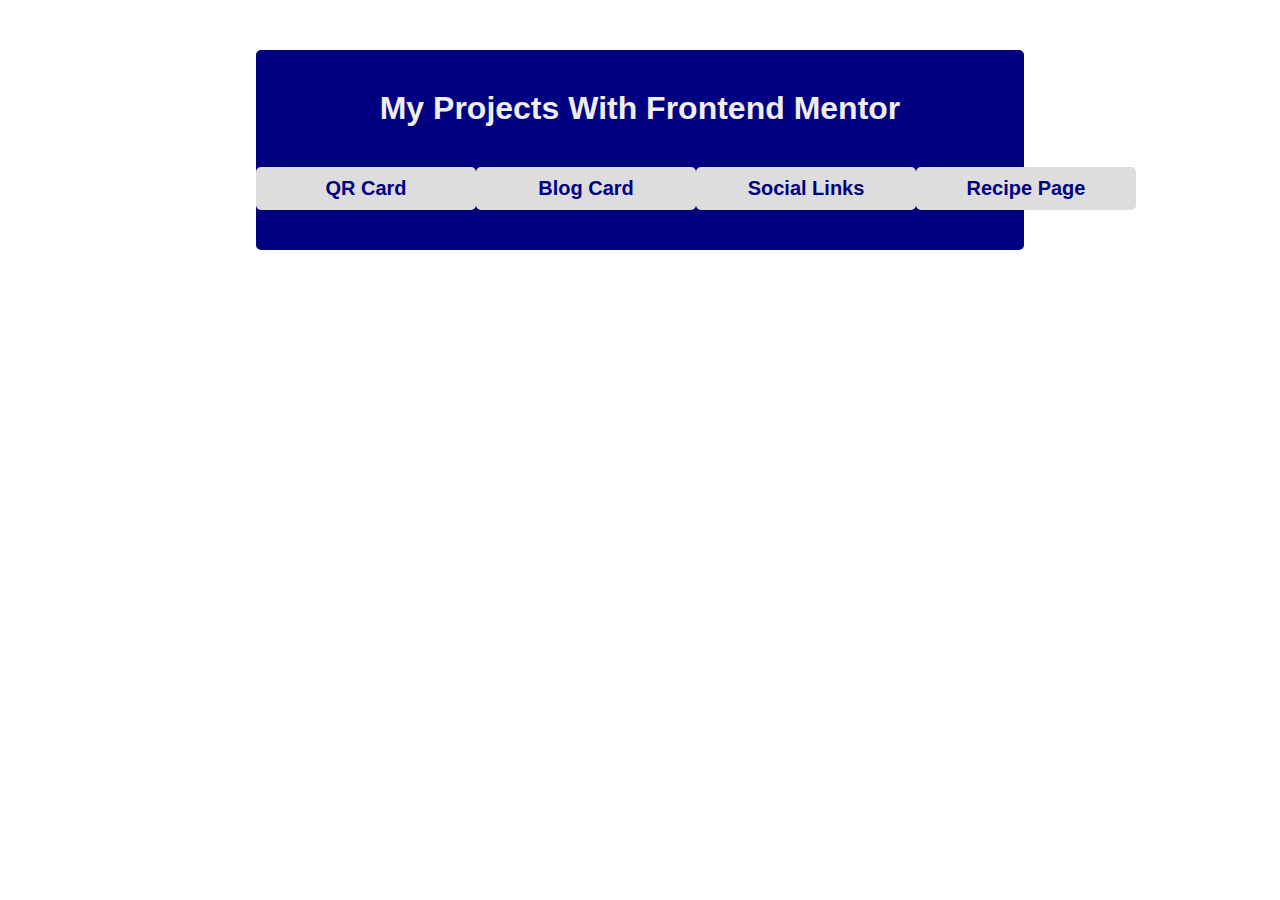
<file: index.html>
<!DOCTYPE html>
<html lang="en">
  <head>
    <meta charset="UTF-8">
    <meta name="viewport" content="width=device-width, initial-scale=1.0"> <!-- displays site properly based on user's device -->
    <link rel="icon" type="image/png" sizes="32x32" href="favicon-32x32.png">
    <title>Welcome Page</title>
    <style>
      * {margin: 0; padding: 0;}
      main {
        width: 60%;
        margin: 50px auto;
        background-color: navy;
        border-radius: 5px;
        padding: 40px 0;
        font-family: Arial, Helvetica, sans-serif;
      }
      h1 {
        text-align: center;
        text-transform: capitalize;
        color: #eee;
        margin-bottom: 40px;
      }
      .projects {
        display: flex;
        justify-content: space-evenly;
      }
      a {
        text-decoration: none;
        text-align: center;
        min-width: 200px;
        font-size: 20px;
        color: navy;
        font-weight: bold;
        padding: 10px;
        border-radius: 5px;
        background-color: #ddd;
        transition: 0.2s;
      }
      a:hover {background-color: #fff;}
    </style>
  </head>
  <body>
    <main>
      <h1>my projects with frontend mentor</h1>
      <div class="projects">
        <a href="qr-code-component-main/index.html">QR Card</a>
        <a href="blog-preview-card-main/index.html">Blog Card</a>
        <a href="social-links-profile-main/index.html">Social Links</a>
        <a href="recipe-page-main/index.html">Recipe Page</a>
      </div>
    </main>
  </body>
</html>
</file>
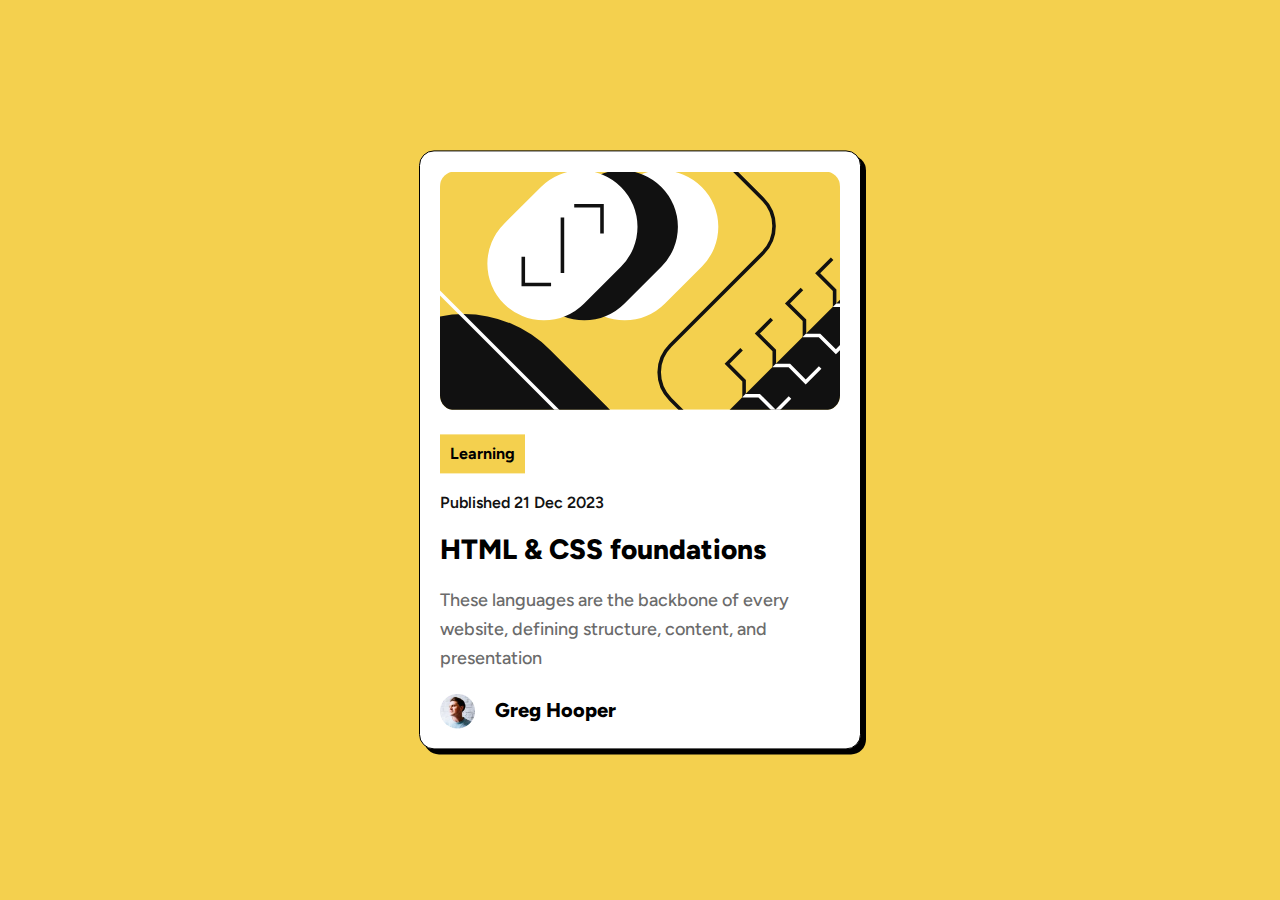
<file: blog-preview-card-main/index.html>
<!DOCTYPE html>
<html lang="en">
  <head>
    <meta charset="UTF-8">
    <meta name="viewport" content="width=device-width, initial-scale=1.0"> <!-- displays site properly based on user's device -->

    <link rel="icon" type="image/png" sizes="32x32" href="./assets/images/favicon-32x32.png">
    <link rel="preconnect" href="https://fonts.googleapis.com">
    <link rel="preconnect" href="https://fonts.gstatic.com" crossorigin>
    <link href="https://fonts.googleapis.com/css2?family=Figtree:ital,wght@0,300..900;1,300..900&display=swap" rel="stylesheet">
    <title>Frontend Mentor | Blog preview card</title>

    <style>
      * {padding:0;margin:0;}
      body {
        background-color: hsl(47, 88%, 63%);
        font-family: "Figtree", sans-serif;
      }
      main {
        position: absolute;
        top: 50%;
        left: 50%;
        transform: translate(-50%,-50%);
        width: 80%;
        max-width: 400px;
        background-color: #fff;
        border: 1px solid #000;
        border-radius: 15px;
        padding: 20px;
        box-shadow: 5px 5px 0 0 #000;
      }
      main:hover h2 {
        color: hsl(47, 88%, 63%);
      }
      .thumb img {
        border-radius: 15px;
        width: 100%;
        margin-bottom: 20px;
      }
      .content span {
        display: inline-block;
        text-transform: capitalize;
      }
      .content span.tag {
        background-color: hsl(47, 88%, 63%);
        color: #000;
        font-weight: bold;
        font-size: 16px;
        padding: 10px;
      }
      .content span.date {
        display: block;
        margin: 20px 0;
        font-weight: 600;
        color: hsl(0, 0%, 7%);
      }
      .content h2 {
        margin-bottom: 20px;
        font-size: 28px;
        font-weight: 800;
        transition: 0.2s;
        cursor: pointer;
      }
      .content p {
        margin-bottom: 20px;
        color: hsl(0, 0%, 42%);
        line-height: 1.6;
        font-size: 18px;
        font-weight: 500;
      }
      .content .author {
        display: flex;
        align-items: center;
      }
      .content .author img {
        width: 35px;
        margin-right: 20px;
      }
      .content .author span {
        color: #000;
        font-weight: 800;
        font-size: 20px;
      }
      @media (max-width:410px) {
        .content h2 {
          font-size: 20px;
        }
        .content p {
          font-size: 13px;
        }
        .content .author img {
          width: 28px;
        }
        .content .author span {
          font-size: 15px;
        }
      }
    </style>
  </head>
  <body>
    <main>
      <div class="thumb">
        <img src="assets/images/illustration-article.svg" alt="">
      </div>
      <div class="content">
        <span class="tag">learning</span>
        <span class="date">published 21 dec 2023</span>
        <h2>HTML & CSS foundations</h2>
        <p>These languages are the backbone of every website, defining structure, content, and presentation</p>
        <div class="author">
          <img src="assets/images/image-avatar.webp" alt="">
          <span>greg hooper</span>
        </div>
      </div>
    </main>
  </body>
</html>
</file>
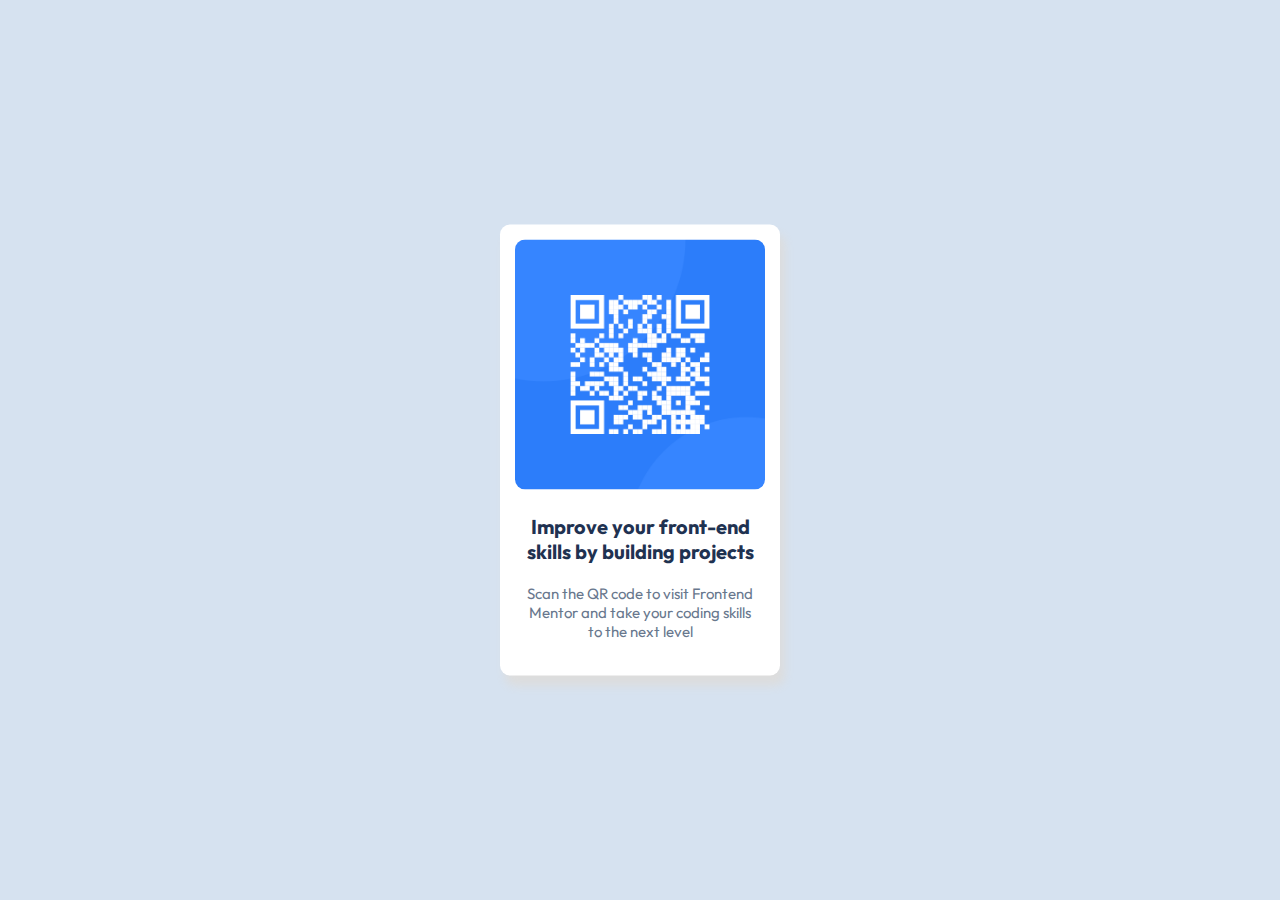
<file: qr-code-component-main/index.html>
<!DOCTYPE html>
<html lang="en">
  <head>
    <meta charset="UTF-8">
    <meta name="viewport" content="width=device-width, initial-scale=1.0"> <!-- displays site properly based on user's device -->

    <link rel="icon" type="image/png" sizes="32x32" href="./images/favicon-32x32.png">
    <link rel="preconnect" href="https://fonts.googleapis.com">
    <link rel="preconnect" href="https://fonts.gstatic.com" crossorigin>
    <link href="https://fonts.googleapis.com/css2?family=Outfit:wght@100..900&display=swap" rel="stylesheet">
    <title>Frontend Mentor | QR code component</title>

    <style>
      * {padding: 0;margin: 0;}
      .main {
        background-color: hsl(212, 45%, 89%);
        height: 100vh;
        position: relative;
      }
      .comp {
        position: absolute;
        top: 50%;
        left: 50%;
        transform: translate(-50%,-50%);
        width: 250px;
        background-color: white;
        padding: 15px;
        border-radius: 10px;
        box-shadow: 5px 10px 10px 0 #ddd;
      }
      img {
        width: 100%;
        border-radius: 10px;
      }
      .content {
        text-align: center;
        padding: 20px 10px;
      }
      h2 {
        font-family: "Outfit", sans-serif;
        font-weight: 700;
        font-size: 20px;
        margin-bottom: 20px;
        color: hsl(218, 44%, 22%);
      }
      p {
        font-family: "Outfit", sans-serif;
        font-weight: 400;
        font-size: 15px;
        color: hsl(216, 15%, 48%);
      }
    </style>
  </head>
  <body>
    <div class="main">
      <div class="comp">
        <img src="images/image-qr-code.png" alt="qr code">
        <div class="content">
          <h2>Improve your front-end skills by building projects</h2>
          <p>Scan the QR code to visit Frontend Mentor and take your coding skills to the next level</p>
        </div>
      </div>
    </div>
  </body>
</html>
</file>
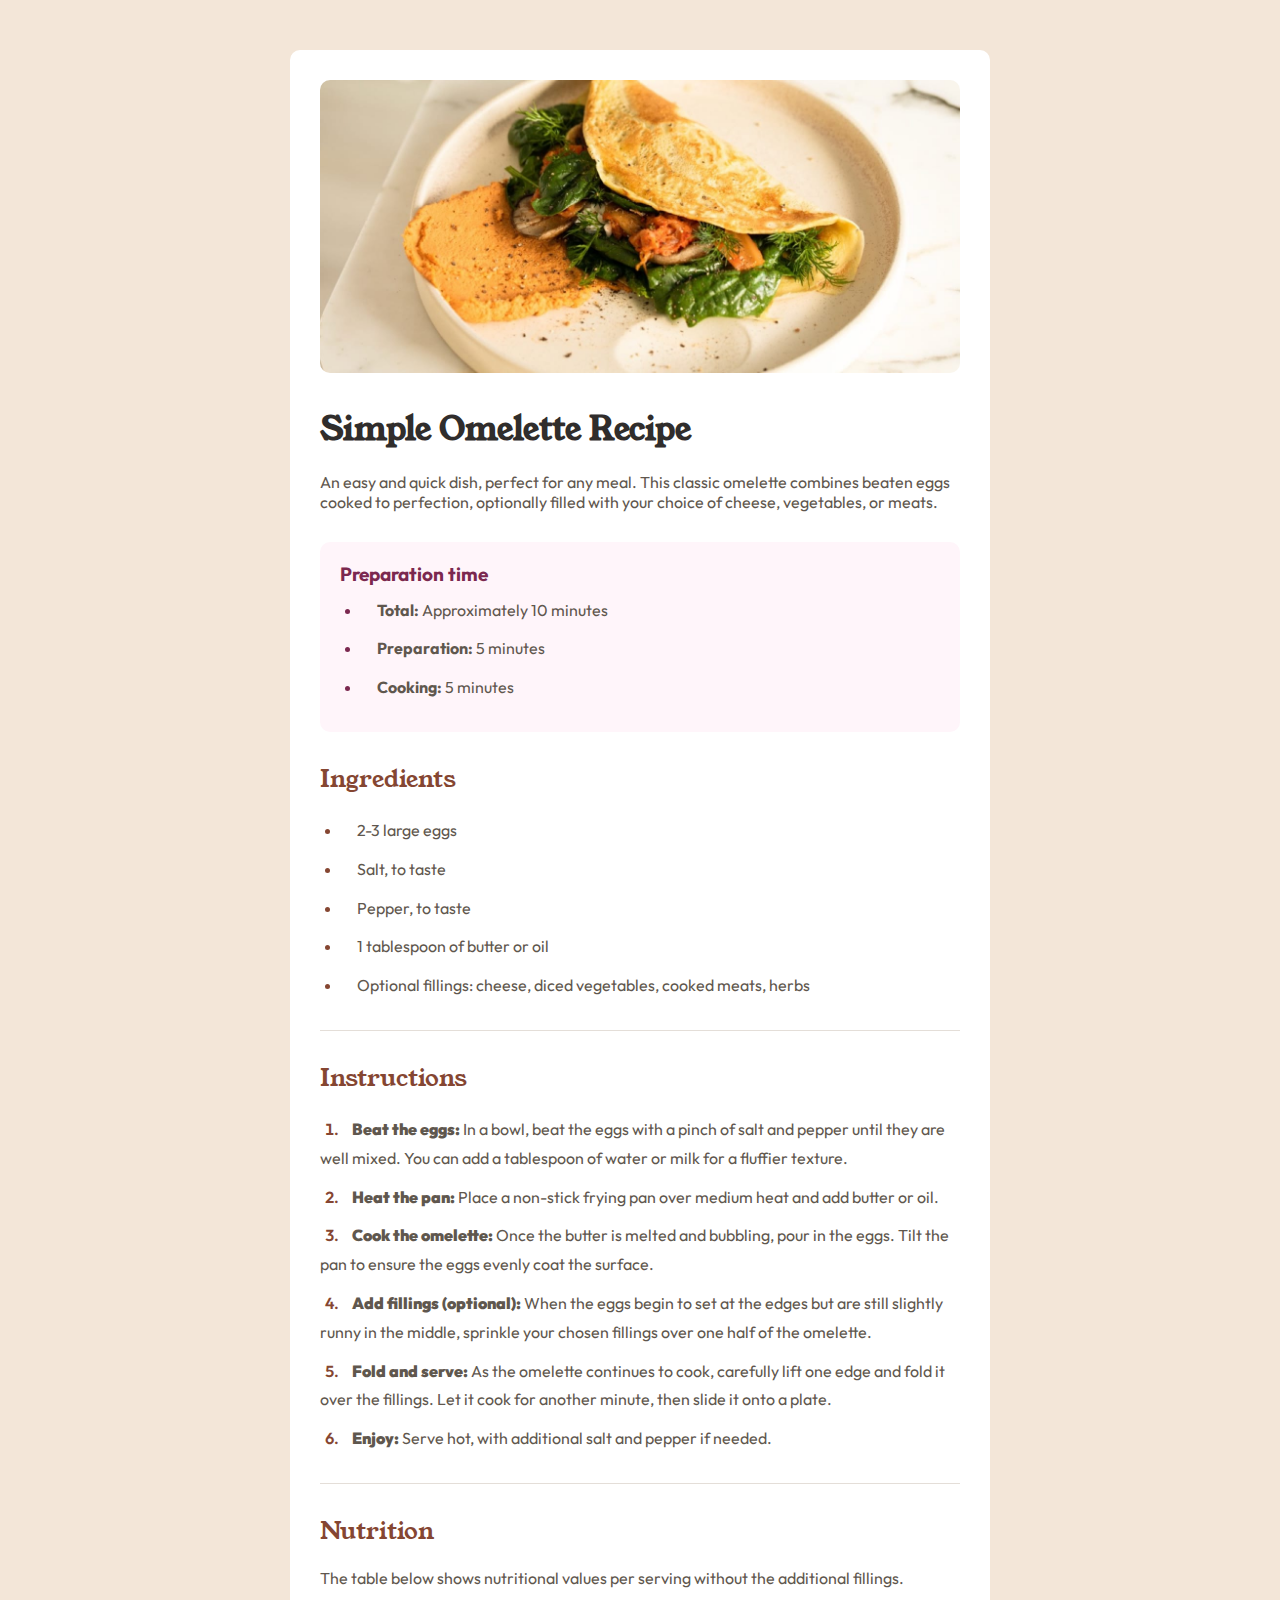
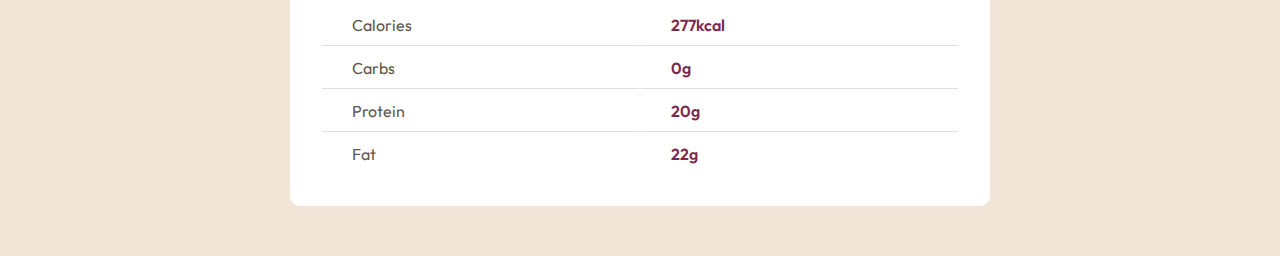
<file: recipe-page-main/index.html>
<!DOCTYPE html>
<html lang="en">
  <head>
    <meta charset="UTF-8">
    <meta name="viewport" content="width=device-width, initial-scale=1.0"> <!-- displays site properly based on user's device -->
    <link rel="preconnect" href="https://fonts.googleapis.com">
    <link rel="preconnect" href="https://fonts.gstatic.com" crossorigin>
    <link href="https://fonts.googleapis.com/css2?family=Young+Serif&display=swap" rel="stylesheet">
    <link href="https://fonts.googleapis.com/css2?family=Outfit:wght@100..900&display=swap" rel="stylesheet">
    <link rel="icon" type="image/png" sizes="32x32" href="./assets/images/favicon-32x32.png">
    <link rel="stylesheet" href="style.css">
    <title>Frontend Mentor | Recipe page</title>

  </head>
  <body>
    <main>
      <div class="thumb">
        <img src="assets/images/image-omelette.jpeg" alt="image-omelette">
      </div>
      <!-- =================================== -->
      <div class="desc">
        <h1>Simple Omelette Recipe</h1>
        <p>An easy and quick dish, perfect for any meal. This classic omelette combines beaten eggs cooked to perfection, optionally filled with your choice of cheese, vegetables, or meats.</p>
      </div>
      <!-- =================================== -->
      <div class="time">
        <label for="">Preparation time</label>
        <ul>
          <li><span><b>Total:</b> Approximately 10 minutes</span></li>
          <li><span><b>Preparation:</b> 5 minutes</span></li>
          <li><span><b>Cooking:</b> 5 minutes</span></li>
        </ul>
      </div>
      <!-- =================================== -->
      <div class="ingreds">
        <h2>Ingredients</h2>
        <ul>
          <li><span>2-3 large eggs</span></li>
          <li><span>Salt, to taste</span></li>
          <li><span>Pepper, to taste</span></li>
          <li><span>1 tablespoon of butter or oil</span></li>
          <li><span>Optional fillings: cheese, diced vegetables, cooked meats, herbs</span></li>
        </ul>
      </div>
      <!-- =================================== -->
      <hr>
      <!-- =================================== -->
      <div class="inst">
        <h2>Instructions</h2>
        <ol>
          <li><b>Beat the eggs:</b><span> In a bowl, beat the eggs with a pinch of salt and pepper until they are well mixed. 
    You can add a tablespoon of water or milk for a fluffier texture.</span></li>
          <li><b>Heat the pan:</b><span> Place a non-stick frying pan over medium heat and add butter or oil.</span></li>
          <li><b>Cook the omelette:</b><span> Once the butter is melted and bubbling, pour in the eggs. Tilt the pan to ensure 
    the eggs evenly coat the surface.</span></li>
          <li><b>Add fillings (optional):</b><span> When the eggs begin to set at the edges but are still slightly runny in the 
    middle, sprinkle your chosen fillings over one half of the omelette.</span></li>
          <li><b>Fold and serve:</b><span> As the omelette continues to cook, carefully lift one edge and fold it over the 
    fillings. Let it cook for another minute, then slide it onto a plate.</span></li>
          <li><b>Enjoy:</b><span> Serve hot, with additional salt and pepper if needed.</span></li>
        </ol>
      </div>
      <!-- =================================== -->
      <hr>
      <!-- =================================== -->
      <div class="nutr">
        <h2>Nutrition</h2>
        <p>The table below shows nutritional values per serving without the additional fillings.</p>
        <table>
          <tr>
            <td>Calories</td>
            <td class="value">277kcal</td>
          </tr>
          <tr>
            <td>Carbs</td>
            <td class="value">0g</td>
          </tr>
          <tr>
            <td>Protein</td>
            <td class="value">20g</td>
          </tr>
          <tr>
            <td>Fat</td>
            <td class="value">22g</td>
          </tr>
        </table>
      </div>
    </main>
  </body>
</html>
</file>
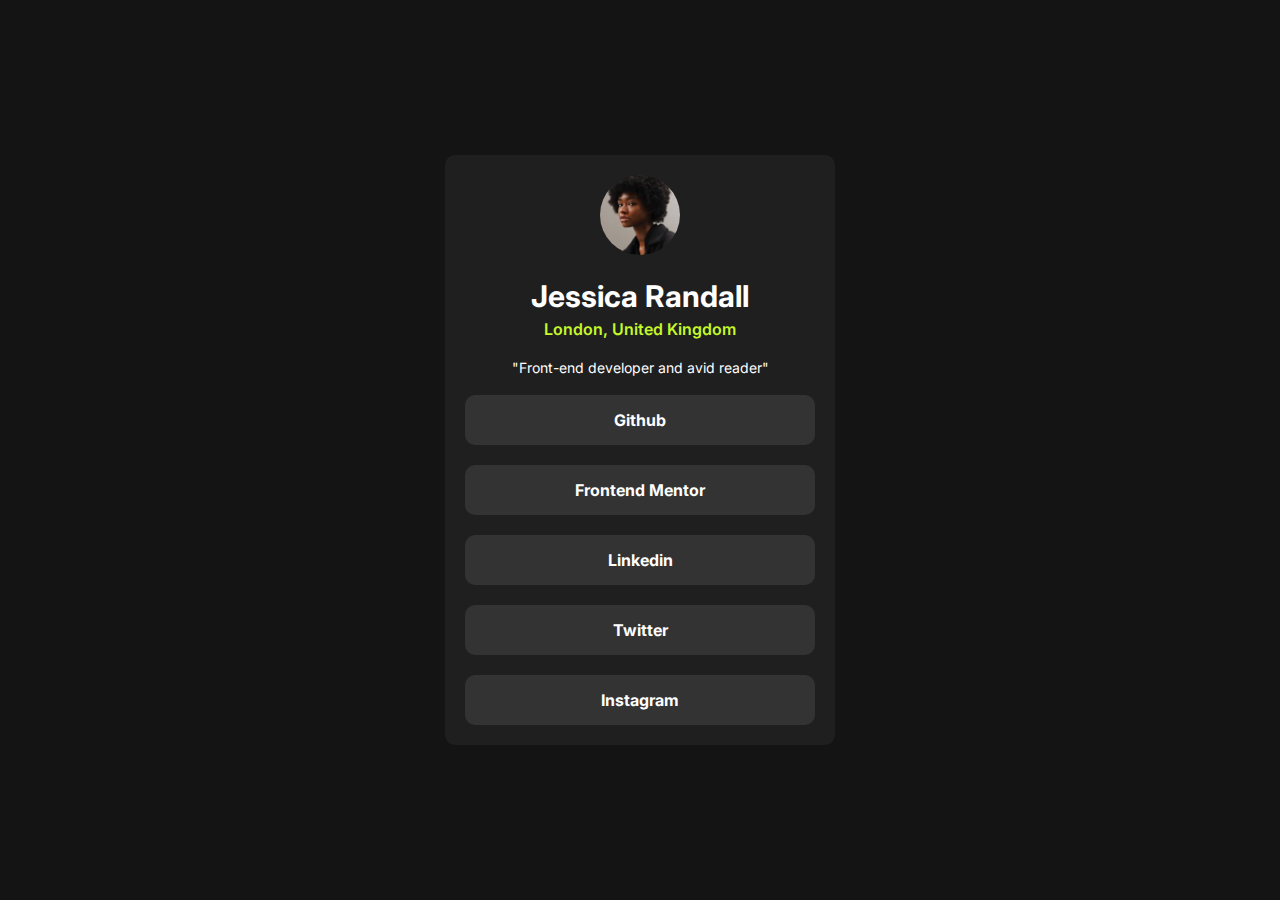
<file: social-links-profile-main/index.html>
<!DOCTYPE html>
<html lang="en">
  <head>
    <meta charset="UTF-8">
    <meta name="viewport" content="width=device-width, initial-scale=1.0"> <!-- displays site properly based on user's device -->

    <link rel="icon" type="image/png" sizes="32x32" href="./assets/images/favicon-32x32.png">
    <link rel="preconnect" href="https://fonts.googleapis.com">
    <link rel="preconnect" href="https://fonts.gstatic.com" crossorigin>
    <link href="https://fonts.googleapis.com/css2?family=Inter:ital,opsz,wght@0,14..32,100..900;1,14..32,100..900&display=swap" rel="stylesheet">
    <title>Frontend Mentor | Social links profile</title>

    <style>
      * {padding:0;margin:0;}
      body {
        font-family: "Inter", sans-serif;
        background-color: hsl(0, 0%, 8%);
      }
      main {
        background-color: hsl(0, 0%, 12%);
        position: absolute;
        top: 50%;
        left: 50%;
        transform: translate(-50%, -50%);
        max-width: 350px;
        width: 80%;
        height: 550px;
        border-radius: 10px;
        display: flex;
        flex-direction: column;
        padding: 20px;
        text-align: center;
        justify-content: space-between;
      }
      .pic img {
        width: 80px;
        border-radius: 50%;
      }
      .content h1 {
        text-transform: capitalize;
        color: #fff;
        margin-bottom: 5px;
        font-size: 30px;
      }
      .content span {
        display: block;
        text-transform: capitalize;
        color: hsl(75, 94%, 57%);
        font-weight: 600;
        margin-bottom: 20px;
      }
      .content p {
        font-size: 14px;
        font-weight: 400;
        color: #fff;
      }
      .links {
        display: flex;
        flex-direction: column;
        height: 330px;
        justify-content: space-between;
      }
      a {
        background-color: hsl(0, 0%, 20%);
        color: #fff;
        text-decoration: none;
        font-weight: 700;
        padding: 15px 0;
        width: 100%;
        text-transform: capitalize;
        border-radius: 10px;
        transition: 0.2s;
      }
      a:hover {
        background-color: hsl(75, 94%, 57%);
        color: #000;
      }
    </style>
  </head>
  <body>
    <main>
      <div class="pic">
        <img src="assets/images/avatar-jessica.jpeg" alt="">
      </div>
      <div class="content">
        <h1>jessica randall</h1>
        <span>london, united kingdom</span>
        <p>"Front-end developer and avid reader"</p>
      </div>
      <div class="links">
        <a href="">github</a>
        <a href="">frontend mentor</a>
        <a href="">linkedin</a>
        <a href="">twitter</a>
        <a href="">instagram</a>
      </div>
    </main>
  </body>
</html>
</file>
<file: recipe-page-main/style.css>
* {padding: 0;margin: 0;box-sizing: border-box;}

body {
  background-color: hsl(30, 54%, 90%);
}

main {
  background-color: hsl(0, 0%, 100%);
  border-radius: 10px;
  width: 80%;
  max-width: 700px;
  margin: 50px auto;
  padding: 30px;
}

/* Global Attributes */
.thumb, .desc, .time, .ingreds, .inst, hr {
  margin-bottom: 30px;
}
ul, ol {
  list-style-position: inside;
}
h2 {
  font-family: "Young Serif", serif;
  color: hsl(14, 45%, 36%);
  margin-bottom: 20px;
  font-weight: 400;
}
li {
  font-family: "Outfit", sans-serif;
  color: hsl(14, 45%, 36%);
  text-indent: 5px;
  margin-bottom: 10px;
  font-weight: 600;
}
li b {
  color:hsl(30, 10%, 34%);
}
li span {
  line-height: 1.8;
  color: hsl(30, 10%, 34%);
  font-weight: 400;
}
li::before {
  content: "";
  margin-right: 10px;
}
hr {
  border-top: 1px solid hsl(30, 18%, 87%);
  border-left: none;
  border-right: none;
  border-bottom: none;
}

/*==========================*/
.thumb img {
  width: 100%;
  border-radius: 10px;
}

/*==========================*/
.desc h1 {
  text-transform: capitalize;
  margin-bottom: 20px;
  color:hsl(24, 5%, 18%);
  font-family: "Young Serif", serif;
}
.desc p {
  color: hsl(30, 10%, 34%);
  font-size: 16px;
  font-family: "Outfit", sans-serif;
}

/*==========================*/
.time {
  background-color: hsl(330, 100%, 98%);
  padding: 20px;
  border-radius: 10px;
}
.time label{
  color: hsl(332, 51%, 32%);
  font-size: 19px;
  font-weight: bold;
  display: block;
  margin-bottom: 10px;
  font-family: "Outfit", sans-serif;
}
.time ul li {
  font-family: "Outfit", sans-serif;
  color: hsl(332, 51%, 32%);
  margin-bottom: 10px;
}

/*==========================*/
.nutr p {
  color: hsl(30, 10%, 34%);
  font-size: 16px;
  margin-bottom: 15px;
  font-family: "Outfit", sans-serif;
}
table {
  width: 100%;
  font-family: "Outfit", sans-serif;
}
table tr {
  width: 100%;
}
table tr td {
  width: 50%;
  color: hsl(30, 10%, 34%);
  font-size: 16px;
  padding: 10px 30px;
  border-bottom: 1px solid hsl(30, 18%, 87%);
}
table tr:last-child td {
  border-bottom: none;
}
table tr td.value {
  color: hsl(332, 51%, 32%);
  font-weight: 600;
}
</file>
